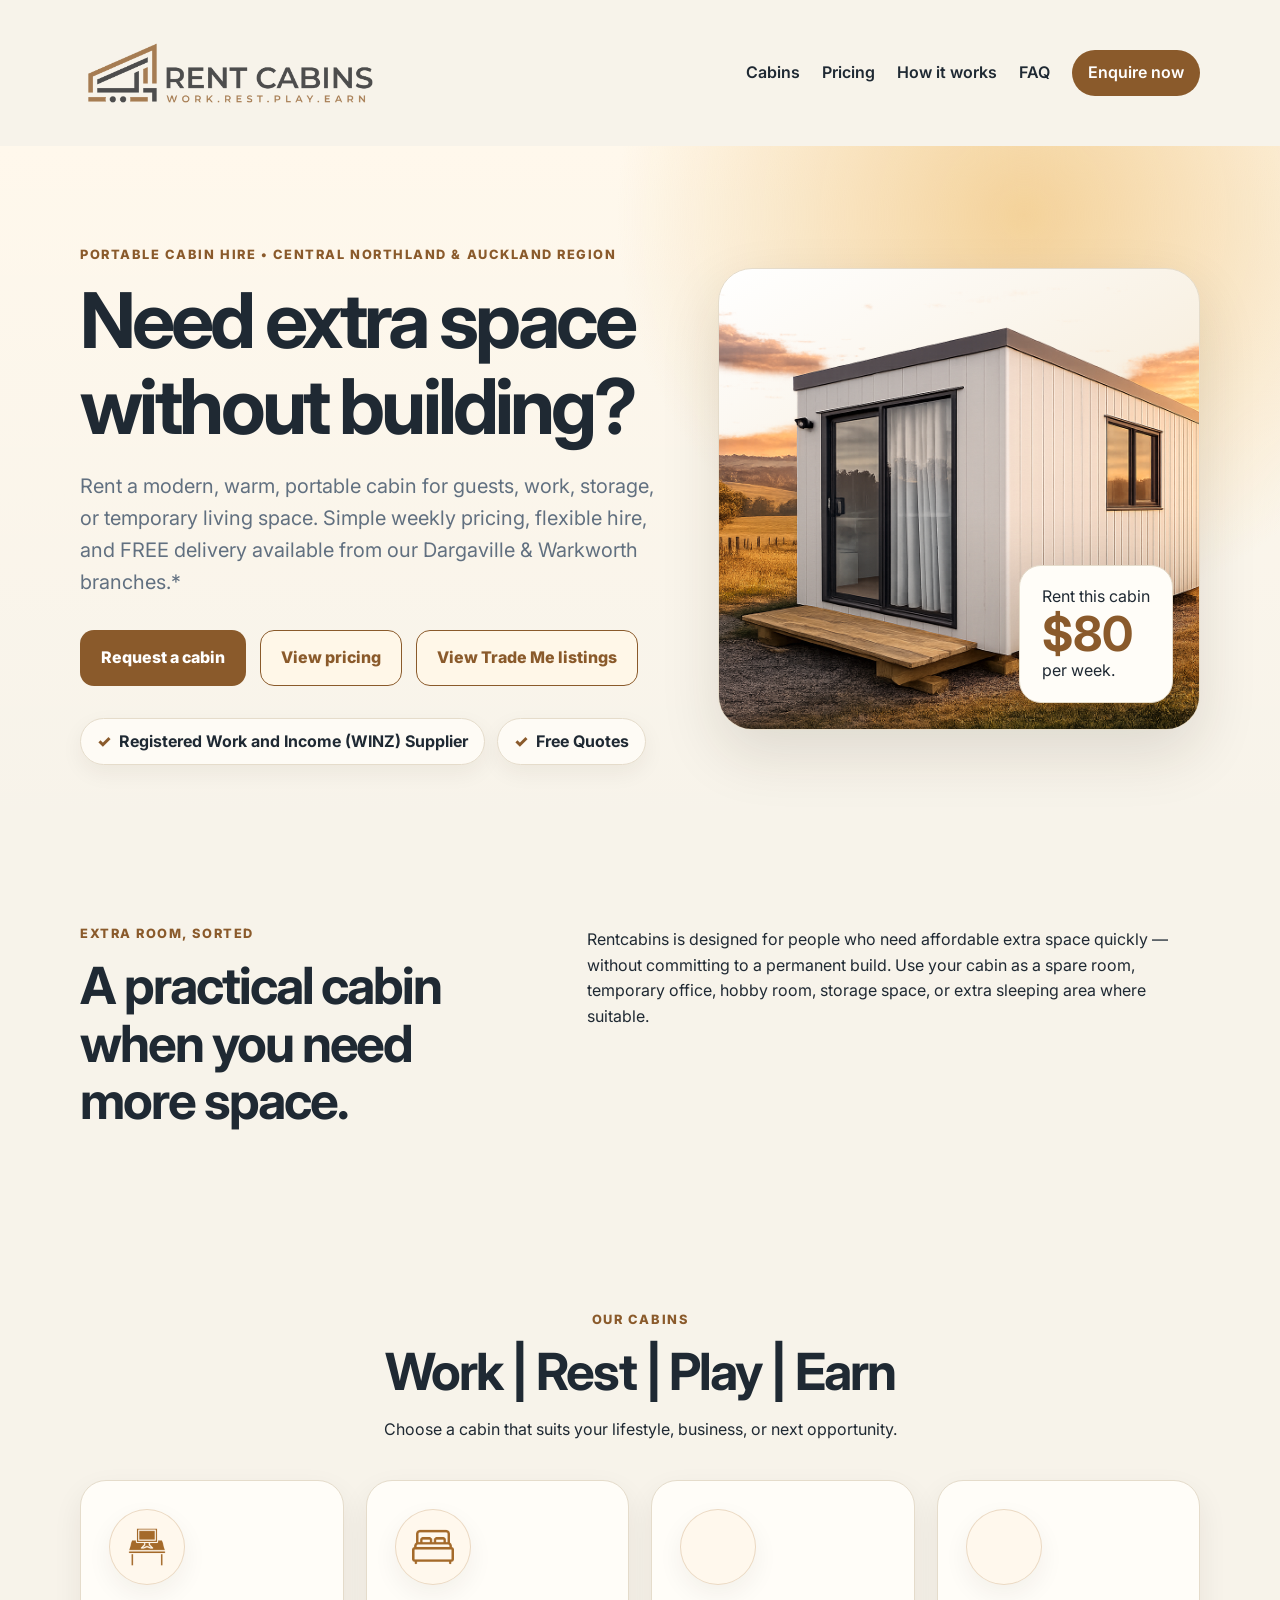
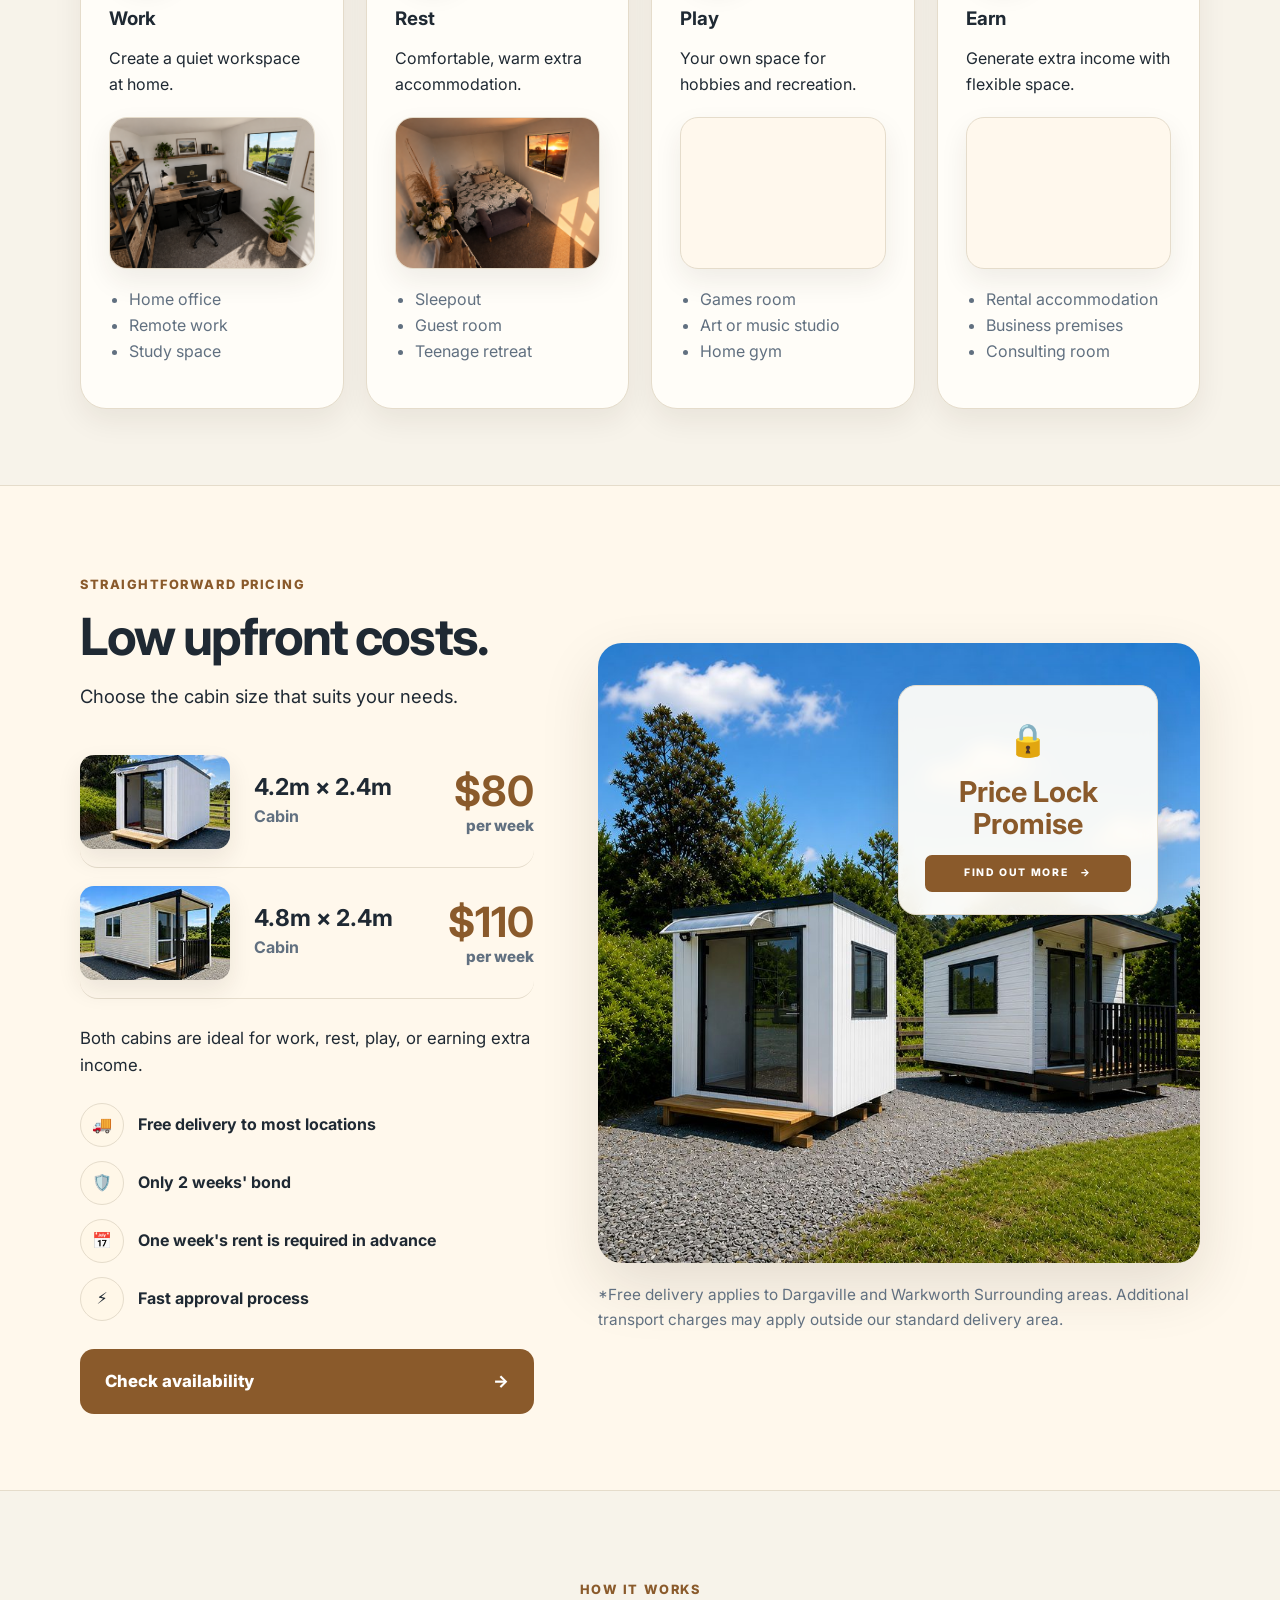
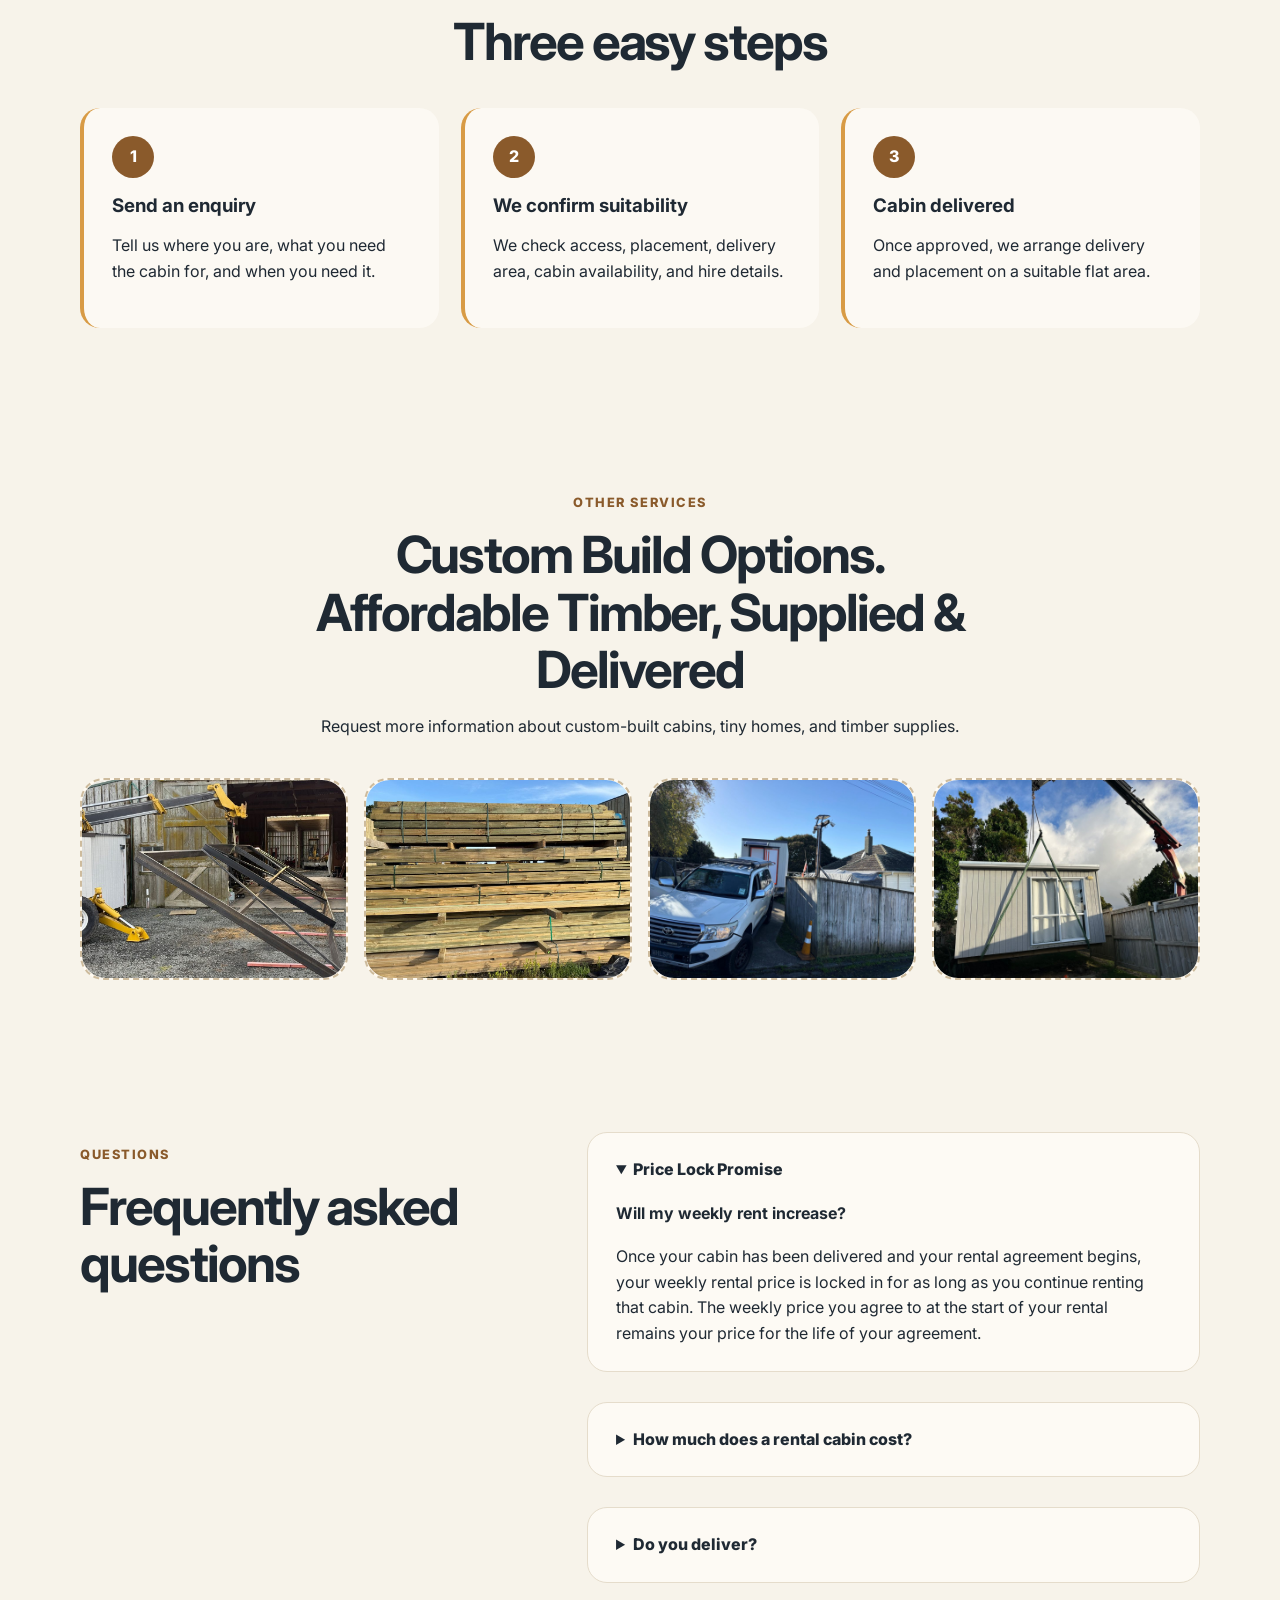
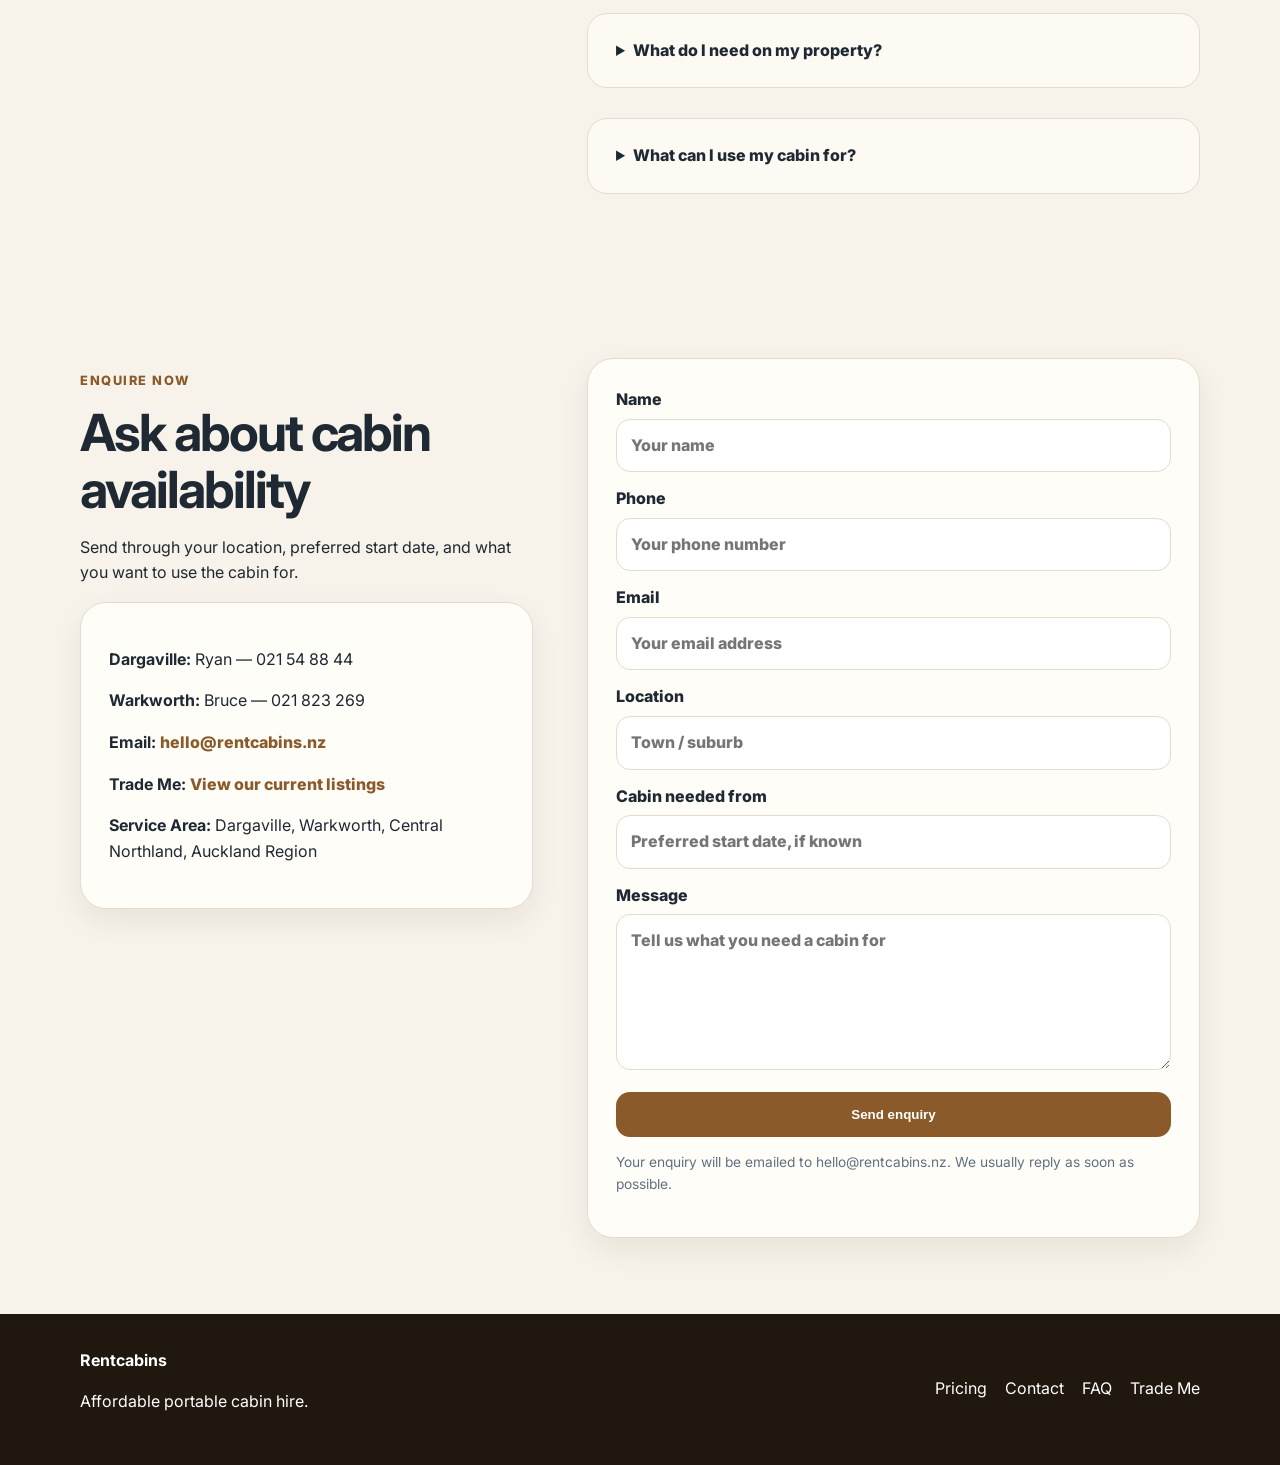
<file: index.html>
<!DOCTYPE html>
<html lang="en-NZ">
<head>
  <meta charset="UTF-8" />
  <meta name="viewport" content="width=device-width, initial-scale=1.0" />
  <title>RentCabins NZ | Portable Cabin Hire, Sleepouts & Free Quotes</title>
  <meta name="description" content="Affordable portable cabin hire, sleepouts and extra space solutions from RentCabins. Registered WINZ supplier, free quotes, and local delivery from Dargaville and Warkworth." />
  <meta name="keywords" content="portable cabin hire NZ, cabin rental Northland, sleepout hire, rent cabins Warkworth, rent cabins Dargaville, portable cabins Auckland, cabin hire near me, WINZ cabin supplier, free cabin quote" />
  <meta name="robots" content="index, follow" />
  <link rel="canonical" href="https://rentcabins.nz/" />

  <meta property="og:title" content="RentCabins NZ | Portable Cabin Hire & Free Quotes" />
  <meta property="og:description" content="Portable cabins for work, rest, play, extra accommodation, or earning extra income. Registered WINZ supplier, free quotes, and local delivery available from Dargaville and Warkworth." />
  <meta property="og:type" content="website" />
  <meta property="og:url" content="https://rentcabins.nz/" />
  <meta property="og:image" content="https://rentcabins.nz/images/hero-cabin.png" />
  <meta name="twitter:card" content="summary_large_image" />
  <meta name="theme-color" content="#c87522" />

  <link rel="icon" type="image/png" sizes="32x32" href="favicon-32.png" />
  <link rel="icon" type="image/png" sizes="192x192" href="favicon-192.png" />
  <link rel="apple-touch-icon" href="apple-touch-icon.png" />

  <!-- Google Analytics 4 -->
  <script async src="https://www.googletagmanager.com/gtag/js?id=G-E3SBLTD9D6"></script>
  <script>
    window.dataLayer = window.dataLayer || [];
    function gtag(){dataLayer.push(arguments);}
    gtag('js', new Date());
    gtag('config', 'G-E3SBLTD9D6');
  </script>

  <script type="application/ld+json">
  {
    "@context": "https://schema.org",
    "@type": "LocalBusiness",
    "name": "RentCabins",
    "url": "https://rentcabins.nz/",
    "email": "hello@rentcabins.nz",
    "telephone": "+64 21 548 844",
    "image": "https://rentcabins.nz/images/hero-cabin.png",
    "areaServed": [
      "Dargaville",
      "Warkworth",
      "Northland",
      "Auckland Region"
    ],
    "priceRange": "$80-$110 per week",
    "description": "Affordable portable cabin hire, sleepouts, free quotes and delivery options from Dargaville and Warkworth. Registered WINZ supplier.",
    "sameAs": [
      "https://www.trademe.co.nz/a/search?member_listing=9693798"
    ],
    "makesOffer": [
      {
        "@type": "Offer",
        "name": "Portable cabin hire",
        "description": "Weekly portable cabin hire for extra room, sleepouts, work spaces and temporary accommodation."
      },
      {
        "@type": "Offer",
        "name": "Free cabin quote",
        "description": "Free quotes for portable cabin hire, including WINZ quotation support."
      }
    ]
  }
  </script>

  <link rel="preconnect" href="https://fonts.googleapis.com">
  <link rel="preconnect" href="https://fonts.gstatic.com" crossorigin>
  <link href="https://fonts.googleapis.com/css2?family=Inter:wght@400;600;700;800&display=swap" rel="stylesheet">
  <link rel="stylesheet" href="styles.css" />
</head>
<body>
  <header class="site-header">
    <div class="container nav-wrap">
      <a href="#top" class="brand"><img src="logo.png" alt="Rent Cabins" class="site-logo" width="160" height="58" decoding="async"></a>
      <button class="menu-toggle" aria-label="Open menu">☰</button>
      <nav class="nav">
        <a href="#cabins">Cabins</a>
        <a href="#pricing">Pricing</a>
        <a href="#process">How it works</a>
        <a href="#faq">FAQ</a>
        <a href="#contact" class="nav-cta">Enquire now</a>
      </nav>
    </div>
  </header>

  <main id="top">
    <section class="hero">
      <div class="container hero-grid">
        <div class="hero-copy">
          <p class="eyebrow">Portable cabin hire • Central Northland & Auckland region</p>
          <h1>Need extra space without building?</h1>
          <p class="lead">Rent a modern, warm, portable cabin for guests, work, storage, or temporary living space. Simple weekly pricing, flexible hire, and FREE delivery available from our Dargaville & Warkworth branches.*</p>
          <div class="hero-actions">
            <a href="#contact" class="btn primary">Request a cabin</a>
            <a href="#pricing" class="btn secondary">View pricing</a>
          <a href="https://www.trademe.co.nz/a/search?member_listing=9693798" class="btn secondary" target="_blank" rel="noopener">View Trade Me listings</a>
          </div>
        <div class="hero-trust-bar" aria-label="RentCabins trust and support options">
          <span><strong>Registered Work and Income (WINZ) Supplier</strong></span>
          <span>Free Quotes</span>
          
        </div>

          <div class="trust-row">
            <!-- <span>From <strong>$80/week!</strong></span>-->
            
            
          </div>
        </div> 
        <div class="hero-card hero-photo-card">
          <img src="images/hero-cabin.png" alt="Rent Cabins portable cabin at sunset" fetchpriority="high" decoding="async">
          <div class="price-badge">
            <span>Rent this cabin</span>
            <strong>$80</strong>
            <span>per week.</span>
          </div>
        </div>
      </div>
    </section>

    <section class="section intro">
      <div class="container two-col">
        <div>
          <p class="eyebrow">Extra room, sorted</p>
          <h2>A practical cabin when you need more space.</h2>
        </div>
        <p>Rentcabins is designed for people who need affordable extra space quickly — without committing to a permanent build. Use your cabin as a spare room, temporary office, hobby room, storage space, or extra sleeping area where suitable.</p>
      </div>
    </section>

    

<section class="section" id="cabins">
  <div class="container">
    <div class="section-heading">
      <p class="eyebrow">OUR CABINS</p>
      <h2>Work   |   Rest   |   Play   |   Earn</h2>
      <p>Choose a cabin that suits your lifestyle, business, or next opportunity.</p>
    </div>

    <div class="cards four">
      <article class="card">
        <div class="card-icon"><img loading="lazy" decoding="async" src="images/icons/work.png" alt="" class="custom-icon"></div>
        <h3>Work</h3>
        <p>Create a quiet workspace at home.</p>
        <div class="use-image"><img loading="lazy" decoding="async" src="images/uses/work.png" alt="Cabin used as a home office"></div>
        <ul>
          <li>Home office</li>
          <li>Remote work</li>
          <li>Study space</li>
        </ul>
      </article>

      <article class="card">
        <div class="card-icon"><img loading="lazy" decoding="async" src="images/icons/rest.png" alt="" class="custom-icon"></div>
        <h3>Rest</h3>
        <p>Comfortable, warm extra accommodation.</p>
        <div class="use-image"><img loading="lazy" decoding="async" src="images/uses/rest.png" alt="Cabin used as a comfortable sleepout"></div>
        <ul>
          <li>Sleepout</li>
          <li>Guest room</li>
          <li>Teenage retreat</li>
        </ul>
      </article>

      <article class="card">
        <div class="card-icon"><img loading="lazy" decoding="async" src="images/icons/play.png" alt="" class="custom-icon"></div>
        <h3>Play</h3>
        <p>Your own space for hobbies and recreation.</p>
        <div class="use-image"><img loading="lazy" decoding="async" src="images/uses/play.png" alt="Cabin used as a gaming and recreation room"></div>
        <ul>
          <li>Games room</li>
          <li>Art or music studio</li>
          <li>Home gym</li>
        </ul>
      </article>

      <article class="card">
        <div class="card-icon"><img loading="lazy" decoding="async" src="images/icons/earn.png" alt="" class="custom-icon"></div>
        <h3>Earn</h3>
        <p>Generate extra income with flexible space.</p>
        <div class="use-image"><img loading="lazy" decoding="async" src="images/uses/earn.png" alt="Cabin used as a small business massage studio"></div>
        <ul>
          <li>Rental accommodation</li>
          <li>Business premises</li>
          <li>Consulting room</li>
        </ul>
      </article>
    </div>
  </div>
</section>



    
<section class="section highlight" id="pricing">
  <div class="container pricing-v43">
    <div class="pricing-copy">
      <p class="eyebrow">Straightforward pricing</p>
      <h2>Low upfront costs.</h2>
      <p class="pricing-intro">Choose the cabin size that suits your needs.</p>

      <div class="price-options">
        <div class="price-row">
          <img loading="lazy" decoding="async" src="images/pricing/cabin-42.jpg" alt="4.2 by 4.2 metre cabin">
          <div>
            <h3>4.2m × 2.4m</h3>
            <p>Cabin</p>
          </div>
          <strong>$80 <span>per week</span></strong>
        </div>

        <div class="price-row">
          <img loading="lazy" decoding="async" src="images/pricing/cabin-48.jpg" alt="4.8 by 2.4 metre cabin">
          <div>
            <h3>4.8m × 2.4m</h3>
            <p>Cabin</p>
          </div>
          <strong>$110 <span>per week</span></strong>
        </div>
      </div>

      <p class="pricing-note">Both cabins are ideal for work, rest, play, or earning extra income.</p>

      <div class="pricing-features">
        <div><span>🚚</span> Free delivery to most locations</div>
        <div><span>🛡️</span> Only 2 weeks' bond</div>
        <div><span>📅</span> One week's rent is required in advance</div>
        <div><span>⚡</span> Fast approval process</div>
      </div>

      <a href="#contact" class="btn primary pricing-cta">Check availability <span>→</span></a>
    </div>

    <div class="pricing-visual">
      <img loading="lazy" decoding="async" src="images/pricing/cabins-rural.jpg" alt="Rent Cabins in a rural setting">
      <div class="price-lock-card">
        <div class="lock-icon">🔒</div>
        <strong>Price Lock<br>Promise</strong>
        <a href="#price-lock-promise">Find out more <span>→</span></a>
      </div>
      <p class="fine-print">*Free delivery applies to Dargaville and Warkworth Surrounding areas. Additional transport charges may apply outside our standard delivery area.</p>
    </div>
  </div>
</section>


    <section class="section" id="process">
      <div class="container">
        <div class="section-heading">
          <p class="eyebrow">How it works</p>
          <h2>Three easy steps</h2>
        </div>
        <div class="steps">
          <div class="step"><span>1</span><h3>Send an enquiry</h3><p>Tell us where you are, what you need the cabin for, and when you need it.</p></div>
          <div class="step"><span>2</span><h3>We confirm suitability</h3><p>We check access, placement, delivery area, cabin availability, and hire details.</p></div>
          <div class="step"><span>3</span><h3>Cabin delivered</h3><p>Once approved, we arrange delivery and placement on a suitable flat area.</p></div>
        </div>
      </div>
    </section>

    <section class="section gallery-section">
      <div class="container">
        <div class="section-heading">
          <p class="eyebrow">Other services</p>
          <h2>Custom Build Options. Affordable Timber, Supplied & Delivered  </h2>
          <p>Request more information about custom-built cabins, tiny homes, and timber supplies.</p>
        </div>
        <div class="gallery">
          <div class="photo-card"><img loading="lazy" decoding="async" src="images/services/custom-builds.jpg" alt="Custom cabin steel frame fabrication"></div>
          <div class="photo-card"><img loading="lazy" decoding="async" src="images/services/timber-supplies.jpg" alt="Affordable timber supplies"></div>
          <div class="photo-card"><img loading="lazy" decoding="async" src="images/services/cabin-delivery.jpg" alt="Land Cruiser towing a portable cabin for delivery"></div>
          <div class="photo-card"><img loading="lazy" decoding="async" src="images/services/site-installation.jpg" alt="Crane placing a cabin on site"></div>
        </div>
      </div>
    </section>

    <section class="section" id="faq">
      <div class="container faq-wrap">

        <div>
          <p class="eyebrow">Questions</p>
          <h2>Frequently asked questions</h2>
        </div>
        <div class="faq-list">

          <details id="price-lock-promise" open>
            <summary>Price Lock Promise</summary>
            <p><strong>Will my weekly rent increase?</strong></p>
            <p>Once your cabin has been delivered and your rental agreement begins, your weekly rental price is locked in for as long as you continue renting that cabin. The weekly price you agree to at the start of your rental remains your price for the life of your agreement.</p>
          </details>



          <details><summary>How much does a rental cabin cost?</summary><p>Standard Cabin $80 per week. Extra Standard Cabin $110 per week. 2 weeks Bond. First week's rent paid in advance. Free delivery*</p></details>
          <details><summary>Do you deliver?</summary><p>Yes, delivery is available from our Dargaville and Warkworth branches. We offer free local delivery throughout much of Northland and Auckland. Delivery outside our standard service area may incur additional charges.</p></details>
          <details><summary>What do I need on my property?</summary><p>You will need suitable access for delivery and a reasonably level area for placement. We can confirm details when you enquire.</p></details>
          <details><summary>What can I use my cabin for?</summary><p>Whether you want to work, rest, play, or earn, a RentCabins portable cabin gives you the freedom to create the space you need. Set up a quiet home office, a warm spare bedroom, a games room, hobby studio, home gym, beauty or massage room, or a dedicated business workspace. Looking for extra income? Many customers use our cabins as accommodation for family, long-term tenants, or short-term holiday stays such as Airbnb-style rentals, where permitted. It's an affordable way to unlock the potential of your property and create space that works for your lifestyle—and your future.</p></details>
        </div>
      </div>
    </section>

    <section class="section contact" id="contact">
      <div class="container contact-grid">
        <div>
          <p class="eyebrow">Enquire now</p>
          <h2>Ask about cabin availability</h2>
          <p>Send through your location, preferred start date, and what you want to use the cabin for.</p>
          <div class="contact-card">
<p><strong>Dargaville:</strong> Ryan — 021 54 88 44</p>
<p><strong>Warkworth:</strong> Bruce — 021 823 269</p>
<p><strong>Email:</strong> <a href="mailto:hello@rentcabins.nz">hello@rentcabins.nz</a></p>
<p><strong>Trade Me:</strong> <a href="https://www.trademe.co.nz/a/search?member_listing=9693798" target="_blank" rel="noopener">View our current listings</a></p>
<p><strong>Service Area:</strong> Dargaville, Warkworth, Central Northland, Auckland Region</p>
</div>
        </div>
        <form class="enquiry-form" action="https://formsubmit.co/hello@rentcabins.nz" method="POST">
          <input type="hidden" name="_subject" value="New RentCabins website enquiry">
          <input type="hidden" name="_next" value="https://rentcabins.nz/thank-you.html">
          <input type="hidden" name="_captcha" value="false">
          <input type="hidden" name="_template" value="table">
          <input type="text" name="_honey" style="display:none" tabindex="-1" autocomplete="off">

          <label>Name<input type="text" name="name" placeholder="Your name" required></label>
          <label>Phone<input type="tel" name="phone" placeholder="Your phone number" required></label>
          <label>Email<input type="email" name="email" placeholder="Your email address"></label>
          <label>Location<input type="text" name="location" placeholder="Town / suburb" required></label>
          <label>Cabin needed from<input type="text" name="preferred_start_date" placeholder="Preferred start date, if known"></label>
          <label>Message<textarea name="message" rows="5" placeholder="Tell us what you need a cabin for"></textarea></label>
          <button type="submit" class="btn primary full">Send enquiry</button>
          <p class="fine-print">Your enquiry will be emailed to hello@rentcabins.nz. We usually reply as soon as possible.</p>
        </form>
      </div>
    </section>
  </main>

  <footer class="footer">
    <div class="container footer-grid">
      <div><strong>Rentcabins</strong><p>Affordable portable cabin hire.</p></div>
      <div><a href="#pricing">Pricing</a><a href="#contact">Contact</a><a href="#faq">FAQ</a><a href="https://www.trademe.co.nz/a/search?member_listing=9693798" target="_blank" rel="noopener">Trade Me</a></div>
    </div>
  </footer>

  <script src="script.js" defer></script>
</body>
</html>
</file>
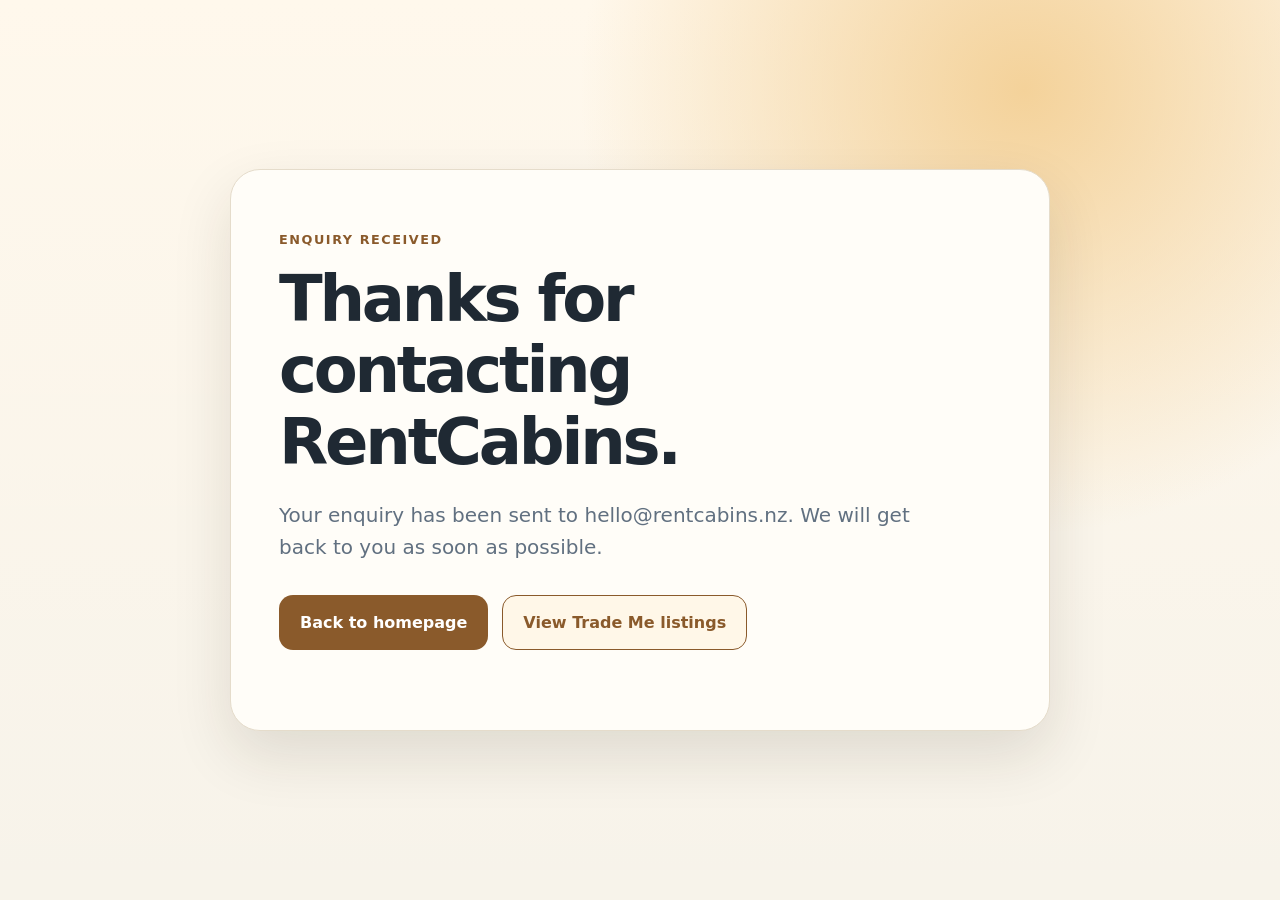
<file: thank-you.html>
<!DOCTYPE html>
<html lang="en-NZ">
<head>
  <meta charset="UTF-8" />
  <meta name="viewport" content="width=device-width, initial-scale=1.0" />
  <title>Thank you | RentCabins</title>
  <meta name="description" content="Thank you for contacting RentCabins. We will reply to your portable cabin hire enquiry as soon as possible." />
  <meta name="robots" content="noindex, follow" />
  <link rel="canonical" href="https://rentcabins.nz/thank-you.html" />
  <link rel="icon" type="image/png" sizes="32x32" href="favicon-32.png" />
  <link rel="stylesheet" href="styles.css" />

  <!-- Google Analytics 4 -->
  <script async src="https://www.googletagmanager.com/gtag/js?id=G-E3SBLTD9D6"></script>
  <script>
    window.dataLayer = window.dataLayer || [];
    function gtag(){dataLayer.push(arguments);}
    gtag('js', new Date());
    gtag('config', 'G-E3SBLTD9D6');
  </script></head>
<body>
  <main class="thank-you-page">
    <section class="section">
      <div class="container thank-you-card">
        <p class="eyebrow">Enquiry received</p>
        <h1>Thanks for contacting RentCabins.</h1>
        <p class="lead">Your enquiry has been sent to hello@rentcabins.nz. We will get back to you as soon as possible.</p>
        <div class="hero-actions">
          <a href="/" class="btn primary">Back to homepage</a>
          <a href="https://www.trademe.co.nz/a/search?member_listing=9693798" class="btn secondary" target="_blank" rel="noopener">View Trade Me listings</a>
        </div>
      </div>
    </section>
  </main>
</body>
</html>
</file>
<file: styles.css>
:root{--bg:#f7f3ea;--paper:#fffdf8;--ink:#1f2933;--muted:#617080;--brand:#8a5a2b;--brand-dark:#5f3a16;--accent:#d89b45;--line:#e5dccb;--shadow:0 24px 60px rgba(45,35,20,.12)}*{box-sizing:border-box}html{scroll-behavior:smooth}body{margin:0;font-family:Inter,system-ui,-apple-system,Segoe UI,sans-serif;color:var(--ink);background:var(--bg);line-height:1.6}.container{width:min(1120px,92vw);margin:auto}.site-header{
    padding:18px 0;
}.nav-wrap{
    min-height:110px;
    display:flex;
    align-items:center;
    justify-content:space-between;
}.brand{
    display:flex;
    align-items:center;
    margin-left:8px;
}.brand-mark{display:grid;place-items:center;width:42px;height:42px;border-radius:12px;background:var(--brand);color:white}.nav{display:flex;align-items:center;gap:22px}.nav a{color:var(--ink);text-decoration:none;font-weight:600}.nav-cta{background:var(--brand);color:#fff!important;padding:10px 16px;border-radius:999px}.menu-toggle{display:none;border:0;background:none;font-size:1.6rem}.hero{padding:86px 0 70px;background:radial-gradient(circle at 80% 10%,#f4d29a,transparent 34%),linear-gradient(180deg,#fff8ec,transparent)}.hero-grid{display:grid;grid-template-columns:1.1fr .9fr;gap:48px;align-items:center}.eyebrow{text-transform:uppercase;letter-spacing:.12em;font-size:.8rem;font-weight:800;color:var(--brand)}h1,h2,h3{line-height:1.12;margin:0 0 16px}h1{font-size:clamp(2.6rem,6vw,5.6rem);letter-spacing:-.05em}h2{font-size:clamp(2rem,4vw,3.4rem);letter-spacing:-.04em}.lead{font-size:1.25rem;color:var(--muted);max-width:650px}.hero-actions{display:flex;gap:14px;flex-wrap:wrap;margin:32px 0}.btn{display:inline-flex;align-items:center;justify-content:center;border-radius:14px;padding:14px 20px;font-weight:800;text-decoration:none;border:1px solid transparent;cursor:pointer}.primary{background:var(--brand);color:#fff}.secondary{border-color:var(--brand);color:var(--brand);background:#fff7e8}.full{width:100%}.trust-row{display:flex;gap:12px;flex-wrap:wrap}.trust-row span{background:var(--paper);border:1px solid var(--line);border-radius:999px;padding:8px 13px;font-size:.92rem}.hero-card{position:relative;min-height:460px;background:linear-gradient(150deg,#fff,#f0dfc1);border:1px solid var(--line);border-radius:34px;box-shadow:var(--shadow);display:grid;place-items:center;overflow:hidden}.cabin-illustration{width:78%;max-width:420px}.roof{width:100%;height:64px;background:var(--brand-dark);clip-path:polygon(8% 100%,50% 0,92% 100%)}.cabin-body{height:210px;background:#c68a49;border:8px solid var(--brand-dark);border-radius:6px;display:flex;align-items:end;justify-content:space-around;padding:30px}.door{width:80px;height:150px;background:#6b3f1e;border-radius:6px 6px 0 0}.window{width:78px;height:70px;background:#dcecff;border:7px solid #5f3a16;border-radius:6px}.window.small{width:62px}.skids{height:16px;background:#5f3a16;margin:18px auto 0;width:90%;border-radius:99px}.price-badge{position:absolute;right:26px;bottom:26px;background:var(--paper);border:1px solid var(--line);border-radius:22px;padding:18px 22px;box-shadow:var(--shadow)}.price-badge strong{display:block;font-size:3rem;color:var(--brand);line-height:1}.section{padding:76px 0}.two-col,.pricing-grid,.contact-grid,.faq-wrap{display:grid;grid-template-columns:.85fr 1.15fr;gap:54px;align-items:start}.section-heading{text-align:center;max-width:720px;margin:0 auto 38px}.cards.three{display:grid;grid-template-columns:repeat(3,1fr);gap:22px}.card,.pricing-card,.enquiry-form,.contact-card{background:var(--paper);border:1px solid var(--line);border-radius:26px;padding:28px;box-shadow:0 12px 30px rgba(45,35,20,.07)}.card-icon{font-size:2rem}.card ul{padding-left:20px;color:var(--muted)}.highlight{background:#fff8ec;border-top:1px solid var(--line);border-bottom:1px solid var(--line)}.pricing-card{text-align:center}.pricing-card strong{font-size:5rem;color:var(--brand);line-height:1}.pricing-card span,.pricing-card p{color:var(--muted);font-weight:700}.fine-print{font-size:.86rem;color:var(--muted)}.steps{display:grid;grid-template-columns:repeat(3,1fr);gap:22px}.step{padding:28px;border-left:4px solid var(--accent);background:rgba(255,253,248,.7);border-radius:20px}.step span{display:grid;place-items:center;width:42px;height:42px;border-radius:999px;background:var(--brand);color:white;font-weight:800;margin-bottom:18px}.gallery{display:grid;grid-template-columns:repeat(4,1fr);gap:16px}.photo-card{min-height:180px;border:2px dashed #cdbb9d;border-radius:24px;display:grid;place-items:center;background:#fffaf1;color:#8a7357;font-weight:800}.faq-list details{background:var(--paper);border:1px solid var(--line);border-radius:18px;padding:18px 20px;margin-bottom:12px}.faq-list summary{font-weight:800;cursor:pointer}.enquiry-form label{display:block;font-weight:800;margin-bottom:14px}.enquiry-form input,.enquiry-form textarea{width:100%;margin-top:6px;border:1px solid var(--line);border-radius:14px;padding:13px 14px;font:inherit;background:#fff}.footer{padding:34px 0;background:#20170e;color:#fff}.footer-grid{display:flex;align-items:center;justify-content:space-between;gap:24px}.footer a{color:#fff;margin-left:18px;text-decoration:none}@media(max-width:820px){.menu-toggle{display:block}.nav{display:none;position:absolute;top:70px;left:4vw;right:4vw;background:var(--paper);border:1px solid var(--line);border-radius:20px;padding:18px;box-shadow:var(--shadow);flex-direction:column}.nav.open{display:flex}.hero-grid,.two-col,.pricing-grid,.contact-grid,.faq-wrap{grid-template-columns:1fr}.cards.three,.steps,.gallery{grid-template-columns:1fr}.hero{padding-top:52px}.hero-card{min-height:340px}.footer-grid{display:block}.footer a{display:block;margin:10px 0 0}}

.site-logo{
    height:60px;
    width:auto;
    display:block;
}


/* Version 3.1 - real cabin photo in existing hero card */
.hero-photo-card{
    padding:0;
    display:block;
}

.hero-photo-card img{
    width:100%;
    height:100%;
    min-height:460px;
    object-fit:cover;
    object-position:center;
    display:block;
}

@media(max-width:820px){
    .hero-photo-card img{
        min-height:340px;
    }
}


/* Version 3.3 - subtle polish and hover animation */
.hero-photo-card{
    position:relative;
    overflow:hidden;
}

.hero-photo-card img{
    transition:transform .6s ease, filter .6s ease;
    filter:saturate(1.04) contrast(1.03);
}

.hero-photo-card:hover img{
    transform:scale(1.035);
    filter:saturate(1.08) contrast(1.05);
}

.hero-photo-card::after{
    content:"";
    position:absolute;
    inset:0;
    background:linear-gradient(
        180deg,
        rgba(0,0,0,0) 52%,
        rgba(0,0,0,.18) 100%
    );
    pointer-events:none;
}

.hero-photo-card .price-badge{
    z-index:2;
}

.card,
.pricing-card,
.enquiry-form,
.contact-card,
.step,
.photo-card{
    transition:transform .25s ease, box-shadow .25s ease;
}

.card:hover,
.pricing-card:hover,
.enquiry-form:hover,
.contact-card:hover,
.step:hover,
.photo-card:hover{
    transform:translateY(-3px);
    box-shadow:0 18px 40px rgba(45,35,20,.10);
}

.btn{
    transition:transform .2s ease, box-shadow .2s ease, background .2s ease;
}

.btn:hover{
    transform:translateY(-2px);
    box-shadow:0 12px 24px rgba(45,35,20,.14);
}

.cards.four{display:grid;grid-template-columns:repeat(4,1fr);gap:22px;}@media(max-width:820px){.cards.four{grid-template-columns:1fr;}}


/* Version 3.9 fixed - uploaded brand icon set */
.cards.four{
    display:grid;
    grid-template-columns:repeat(4,1fr);
    gap:22px;
}

.card-icon{
    width:76px;
    height:76px;
    display:flex;
    align-items:center;
    justify-content:center;
    margin-bottom:24px;
    background:#fff8ed;
    border:1px solid rgba(164,106,42,.22);
    border-radius:999px;
    box-shadow:0 10px 26px rgba(45,35,20,.06);
    transition:transform .25s ease, box-shadow .25s ease, background .25s ease;
}

.custom-icon{
    width:42px;
    height:42px;
    object-fit:contain;
    display:block;
}

.card:hover .card-icon{
    transform:translateY(-3px);
    background:#fff3df;
    box-shadow:0 16px 34px rgba(45,35,20,.12);
}

@media(max-width:820px){
    .cards.four{
        grid-template-columns:1fr;
    }
}


/* Version 4.0 - cabin use images inside cards */
.use-image{
    margin:20px 0 18px;
    border-radius:18px;
    overflow:hidden;
    border:1px solid var(--line);
    box-shadow:0 12px 28px rgba(45,35,20,.08);
    background:#fff8ed;
}

.use-image img{
    width:100%;
    height:150px;
    object-fit:cover;
    display:block;
    transition:transform .45s ease;
}

.card:hover .use-image img{
    transform:scale(1.04);
}


/* Version 4.3 - simplified pricing section */
.pricing-v43{
    display:grid;
    grid-template-columns:0.86fr 1.14fr;
    gap:64px;
    align-items:center;
}

.pricing-copy h2{
    max-width:560px;
}

.pricing-intro{
    font-size:1.15rem;
    color:var(--ink);
    margin:0 0 26px;
}

.price-options{
    max-width:580px;
}

.price-row{
    display:grid;
    grid-template-columns:150px 1fr auto;
    gap:24px;
    align-items:center;
    padding:18px 0;
    border-bottom:1px solid var(--line);
}

.price-row:first-child{
    border-top:0;
}

.price-row img{
    width:150px;
    height:94px;
    object-fit:cover;
    border-radius:14px;
    box-shadow:0 10px 24px rgba(45,35,20,.09);
}

.price-row h3{
    font-size:1.45rem;
    margin:0 0 4px;
}

.price-row p{
    margin:0;
    color:var(--muted);
    font-weight:700;
}

.price-row strong{
    color:var(--brand);
    font-size:2.6rem;
    line-height:1;
    text-align:right;
    white-space:nowrap;
}

.price-row strong span{
    display:block;
    font-size:0.95rem;
    color:var(--muted);
    font-weight:800;
    margin-top:6px;
}

.pricing-note{
    max-width:560px;
    margin:26px 0 24px;
    font-size:1.05rem;
}

.pricing-features{
    display:grid;
    gap:14px;
    margin:0 0 28px;
}

.pricing-features div{
    display:flex;
    align-items:center;
    gap:14px;
    font-weight:700;
}

.pricing-features span{
    width:44px;
    height:44px;
    display:grid;
    place-items:center;
    background:#fff7e8;
    border:1px solid var(--line);
    border-radius:999px;
}

.pricing-cta{
    width:min(560px,100%);
    justify-content:space-between;
    padding:18px 24px;
    font-size:1.05rem;
}

.pricing-visual{
    position:relative;
}

.pricing-visual > img{
    width:100%;
    height:620px;
    object-fit:cover;
    border-radius:24px;
    display:block;
    box-shadow:var(--shadow);
}

.price-lock-card{
    position:absolute;
    top:42px;
    right:42px;
    width:260px;
    padding:28px 26px 22px;
    background:rgba(255,253,248,.94);
    border:1px solid var(--line);
    border-radius:18px;
    text-align:center;
    box-shadow:0 18px 42px rgba(45,35,20,.16);
    backdrop-filter:blur(8px);
}

.price-lock-card .lock-icon{
    font-size:2rem;
    margin-bottom:10px;
}

.price-lock-card strong{
    display:block;
    color:var(--brand);
    font-size:1.8rem;
    line-height:1.14;
    margin-bottom:14px;
}

.price-lock-card a{
    display:flex;
    align-items:center;
    justify-content:center;
    gap:12px;
    width:100%;
    background:var(--brand);
    color:white;
    text-decoration:none;
    text-transform:uppercase;
    letter-spacing:.16em;
    font-size:.65rem;
    font-weight:800;
    border-radius:7px;
    padding:10px 14px;
}

.pricing-visual .fine-print{
    max-width:610px;
    margin:20px auto 0;
    font-size:.96rem;
}

@media(max-width:980px){
    .pricing-v43{
        grid-template-columns:1fr;
    }

    .pricing-visual > img{
        height:420px;
    }
}

@media(max-width:620px){
    .price-row{
        grid-template-columns:110px 1fr;
    }

    .price-row strong{
        grid-column:2;
        text-align:left;
        font-size:2.2rem;
    }

    .price-row img{
        width:110px;
        height:82px;
    }

    .price-lock-card{
        position:static;
        width:auto;
        margin-top:18px;
    }
}


/* Version 4.5 - premium pricing animations */
.pricing-v43{
    opacity:0;
    transform:translateY(26px);
    transition:opacity .75s ease, transform .75s ease;
}

.pricing-v43.is-visible{
    opacity:1;
    transform:translateY(0);
}

.pricing-v43 .pricing-copy{
    opacity:0;
    transform:translateX(-34px);
    transition:opacity .8s ease .12s, transform .8s ease .12s;
}

.pricing-v43 .pricing-visual{
    opacity:0;
    transform:translateX(34px);
    transition:opacity .8s ease .18s, transform .8s ease .18s;
}

.pricing-v43.is-visible .pricing-copy,
.pricing-v43.is-visible .pricing-visual{
    opacity:1;
    transform:translateX(0);
}

.price-row{
    border-radius:18px;
    transition:transform .28s ease, box-shadow .28s ease, border-color .28s ease, background .28s ease;
}

.price-row:hover{
    transform:translateY(-6px) scale(1.015);
    background:rgba(255,248,237,.72);
    box-shadow:0 22px 50px rgba(45,35,20,.12);
}

.price-row img{
    transition:transform .35s ease;
}

.price-row:hover img{
    transform:scale(1.04);
}

.pricing-visual > img{
    transition:transform .7s ease, box-shadow .7s ease;
}

.pricing-visual:hover > img{
    transform:scale(1.018);
    box-shadow:0 34px 70px rgba(45,35,20,.18);
}

.price-lock-card{
    animation:priceLockFloat 5.5s ease-in-out infinite;
}

@keyframes priceLockFloat{
    0%,100%{transform:translateY(0);}
    50%{transform:translateY(-7px);}
}

.pricing-cta{
    overflow:hidden;
    transition:transform .24s ease, box-shadow .24s ease, filter .24s ease;
}

.pricing-cta:hover{
    transform:translateY(-3px);
    box-shadow:0 18px 36px rgba(45,35,20,.18);
    filter:brightness(1.04);
}

.pricing-cta span{
    transition:transform .24s ease;
}

.pricing-cta:hover span{
    transform:translateX(7px);
}

.pricing-features div{
    transition:transform .22s ease;
}

.pricing-features div:hover{
    transform:translateX(6px);
}

.pricing-features div span{
    transition:transform .25s ease, background .25s ease, box-shadow .25s ease;
}

.pricing-features div:hover span{
    transform:scale(1.09);
    background:#fff3df;
    box-shadow:0 10px 24px rgba(45,35,20,.10);
}

@media(prefers-reduced-motion:reduce){
    .pricing-v43,
    .pricing-v43 .pricing-copy,
    .pricing-v43 .pricing-visual,
    .price-row,
    .price-row img,
    .pricing-visual > img,
    .pricing-cta,
    .pricing-cta span,
    .pricing-features div,
    .pricing-features div span,
    .price-lock-card{
        animation:none!important;
        transition:none!important;
        transform:none!important;
        opacity:1!important;
    }
}


/* v4.9 service photo fit */
.photo-card img,
.service-image img,
.service-photo img,
.placeholder img{
    width:100%;
    height:100%;
    min-height:180px;
    object-fit:cover;
    display:block;
    border-radius:inherit;
}


/* v4.9.4 FAQ format restore */
.faq-grid{
    display:grid;
    grid-template-columns:.9fr 1.1fr;
    gap:72px;
    align-items:start;
}

.faq-list{
    display:grid;
    gap:18px;
}

.faq-list details{
    background:rgba(255,253,248,.78);
    border:1px solid var(--line, rgba(164,106,42,.18));
    border-radius:20px;
    padding:24px 28px;
}

.faq-list summary{
    cursor:pointer;
    font-weight:800;
    color:var(--ink);
}

.faq-list details p{
    margin:18px 0 0;
    color:var(--ink);
}

@media(max-width:900px){
    .faq-grid{
        grid-template-columns:1fr;
        gap:32px;
    }
}


/* v4.9.6 WINZ trust bar */
.hero-trust-bar{
    display:flex;
    flex-wrap:wrap;
    gap:12px;
    align-items:center;
    margin-top:22px;
}

.hero-trust-bar span{
    display:inline-flex;
    align-items:center;
    gap:8px;
    padding:10px 16px;
    border:1px solid var(--line, rgba(164,106,42,.18));
    border-radius:999px;
    background:rgba(255,253,248,.82);
    color:var(--ink);
    font-weight:700;
    box-shadow:0 8px 22px rgba(45,35,20,.06);
}

.hero-trust-bar span::before{
    content:"✓";
    color:var(--brand, #9a622a);
    font-weight:900;
}

@media(max-width:620px){
    .hero-trust-bar{
        gap:10px;
    }
    .hero-trust-bar span{
        width:100%;
        justify-content:center;
    }
}


/* Version 4.9.8 - form, links, and thank-you page polish */
.contact-card a{color:var(--brand);font-weight:800;text-decoration:none;}
.contact-card a:hover{text-decoration:underline;}
.thank-you-page{min-height:100vh;display:grid;align-items:center;background:radial-gradient(circle at 80% 10%,#f4d29a,transparent 34%),linear-gradient(180deg,#fff8ec,transparent);}
.thank-you-card{max-width:820px;background:var(--paper);border:1px solid var(--line);border-radius:30px;padding:48px;box-shadow:var(--shadow);}
.thank-you-card h1{font-size:clamp(2.2rem,5vw,4rem);}
</file>
